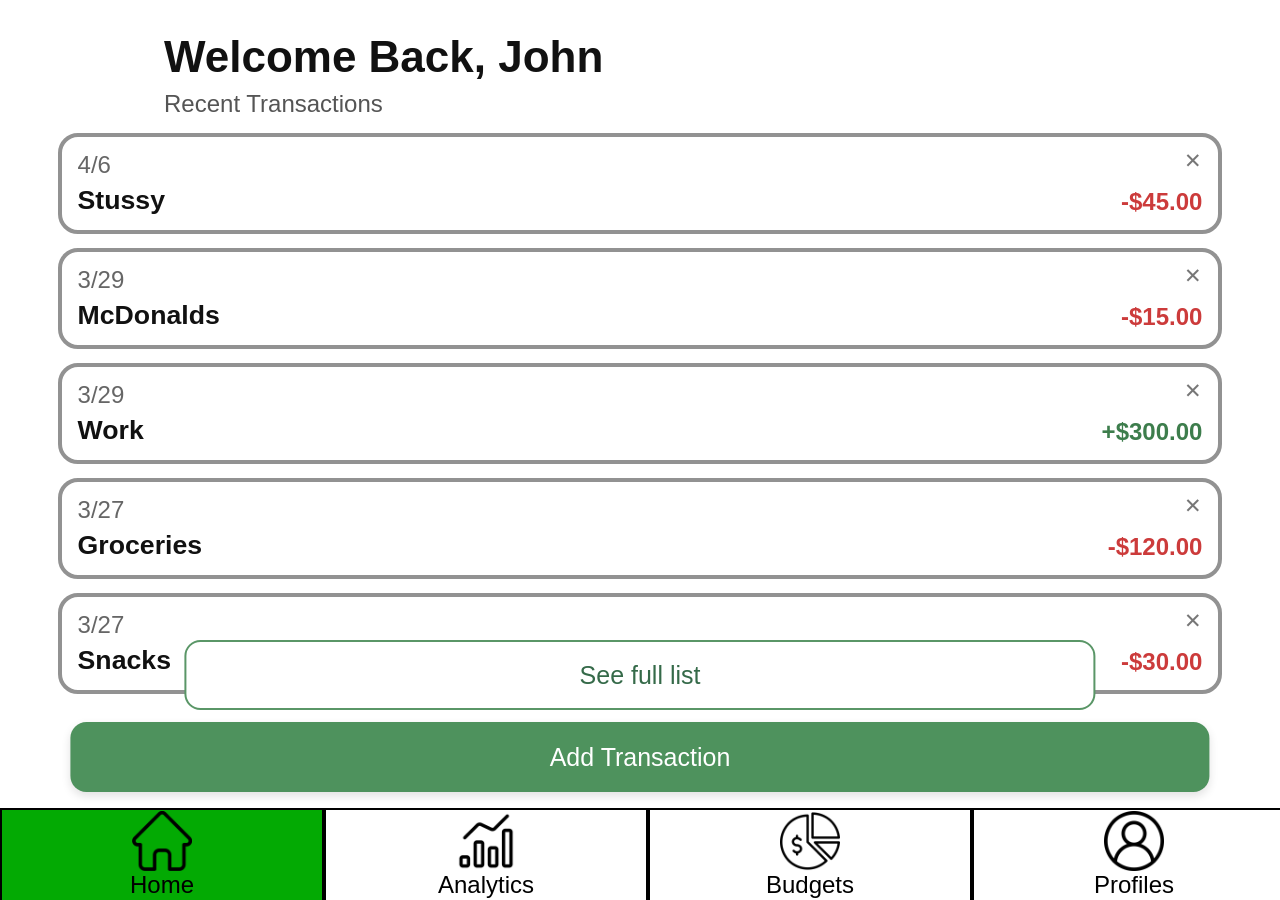
<file: index.html>
<!DOCTYPE html>
<html lang="en">
<head>
  <meta charset="UTF-8" />
  <meta name="viewport" content="width=device-width, initial-scale=1.0" />
  <title>TerpFinance</title>
  <link rel="stylesheet" href="css/home.css" />
</head>
<body id="home_background">

  <div class="home_page">
    <div class="welcome_message">
      <h1 id="welcome_back">Welcome Back, John</h1>
      <p id="recent_transaction">Recent Transactions</p>
    </div>

    <div class="transactions_section">
      <ul class="transactions_list" id="transactions_list"></ul>
    </div>

    <div class="home_action_buttons">
      <button id="open_full_list" type="button">See full list</button>

      <button class="add_transaction_btn" id="add_transaction_btn" type="button">
        Add Transaction
      </button>
    </div>
  </div>

  <dialog id="transaction_modal">
    <h2>Add Transaction</h2>
    <form id="transaction_form">
      <input type="text" id="name" placeholder="Name" required />
      <input
        type="number"
        id="amount"
        placeholder="Amount"
        required
        min="0.01"
        step="0.01"
      />

      <select id="type">
        <option value="expense">Expense</option>
        <option value="income">Income</option>
      </select>

      <select id="category">
        <option value="food">Food</option>
        <option value="transportation">Transportation</option>
        <option value="shopping">Shopping</option>
        <option value="entertainment">Entertainment</option>
        <option value="bills">Bills</option>
        <option value="health">Health</option>
        <option value="education">Education</option>
        <option value="other">Other</option>
      </select>

      <div class="modal_buttons">
        <button type="submit">Add</button>
        <button type="button" id="close_modal">Cancel</button>
      </div>
    </form>

    <div id="keyboardContainerHome" class="home-keyboard-container hidden">
      <img src="Icon-Images/keyboard.png" alt="On-screen keyboard" class="home-keyboard-image" />
    </div>
  </dialog>

  <dialog id="full_list">
    <h2>All Transactions</h2>
    <div id="all_transactions"></div>
    <button id="close_full_list" type="button">Close</button>
  </dialog>

  <dialog id="delete_confirm_modal">
    <h2>Are you sure you want to delete this transaction?</h2>

    <div class="modal_buttons">
      <button id="confirm_delete_btn" type="button">Delete</button>
      <button id="cancel_delete_btn" type="button">Cancel</button>
    </div>
  </dialog>

  <div class="navigation_bar">
    <ul class="menu_bar">
      <li>
        <a href="index.html" class="active">
          <img src="Icon-Images/home.png" alt="Home" class="icon">
          <p>Home</p>
        </a>
      </li>
      <li>
        <a href="analytics.html">
          <img src="Icon-Images/analytics.png" alt="Analytics" class="icon">
          <p>Analytics</p>
        </a>
      </li>
      <li>
        <a href="budget.html">
          <img src="Icon-Images/budget.png" alt="Budget" class="icon">
          <p>Budgets</p>
        </a>
      </li>
      <li>
        <a href="profile.html">
          <img src="Icon-Images/profile.png" alt="Profile" class="icon">
          <p>Profiles</p>
        </a>
      </li>
    </ul>
  </div>

  <script src="js/transactions.js"></script>
</body>
</html>
</file>
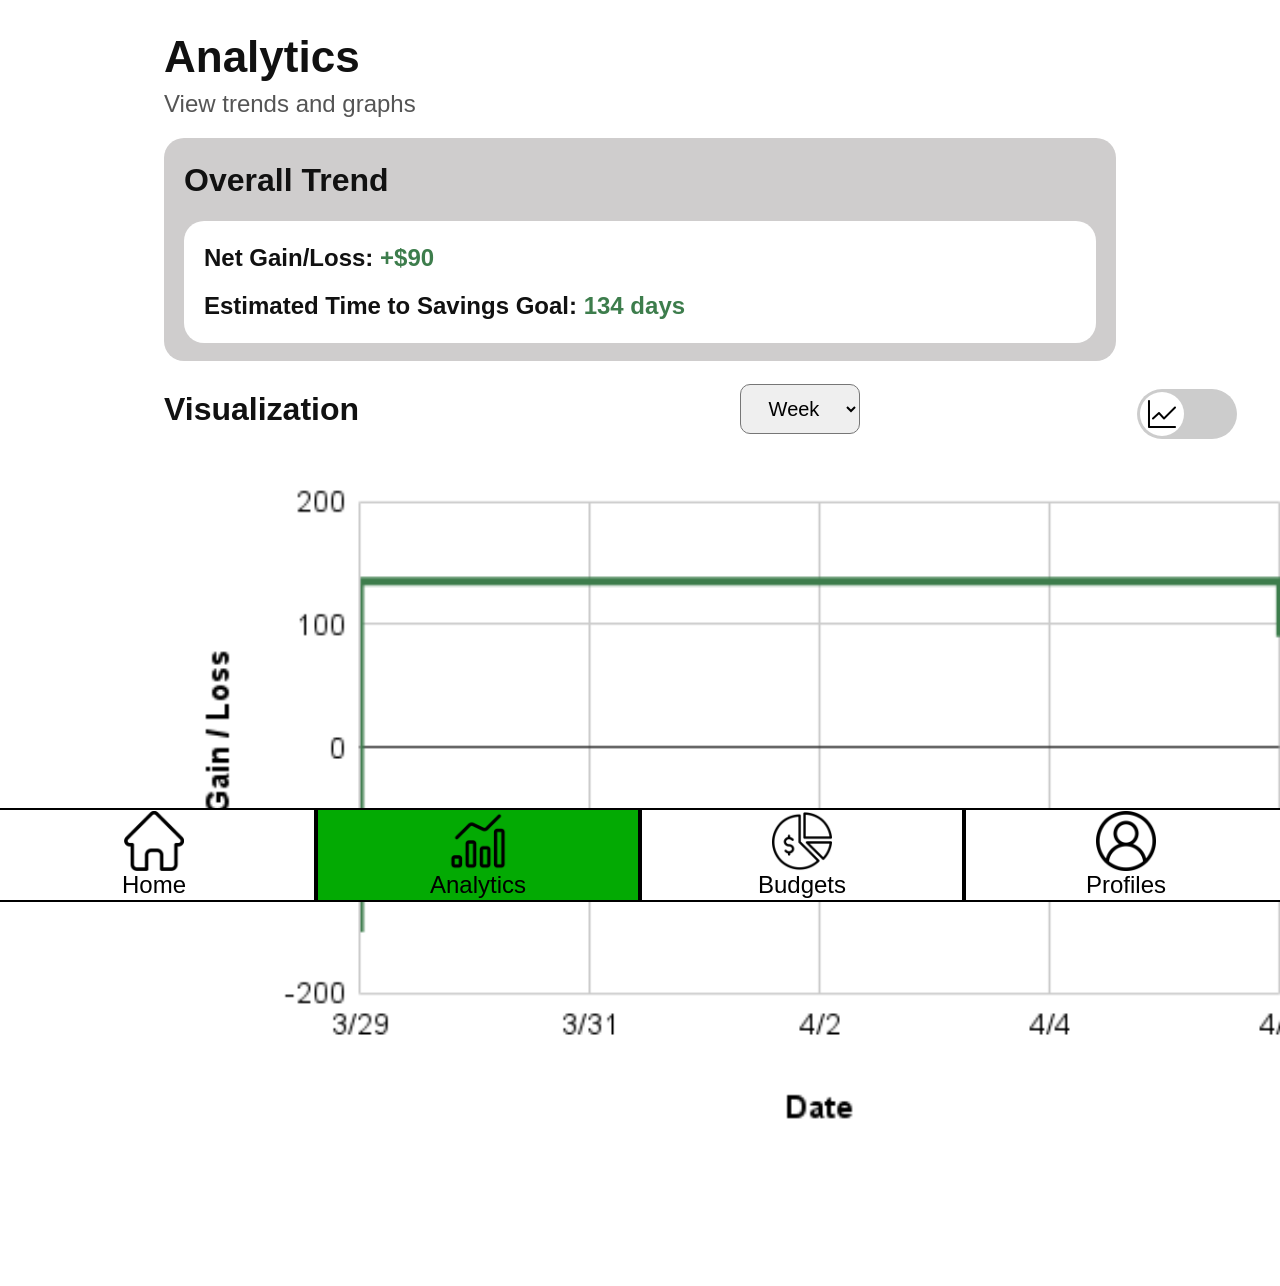
<file: analytics.html>
<!DOCTYPE html>
<html lang="en">
<head>
  <meta charset="UTF-8" />
  <meta name="viewport" content="width=device-width, initial-scale=1.0" />
  <title>TerpFinance</title>
  <link rel="stylesheet" href="css/styles.css" />
</head>

<body class="background">
    <main class="screen">
        <section class="page-header">
            <h1>Analytics</h1>
            <p>View trends and graphs</p>
        </section>

        <div class="overall_trend_dark_bg">
            <h1>Overall Trend</h1>
            <div class="overall_trend_light_bg">
                <h2>Net Gain/Loss: <span style="color: #3d7d4c">+$90</span></h2>
                <h2>Estimated Time to Savings Goal: <span style="color: #3d7d4c">134 days</span></h2>
            </div>
        </div>

        <h1 style="margin-top: 30px;">Visualization</h1>
        <div class="switch" id="iconSwitch">
            <div class="track"></div>
            <div class="thumb">
                <img class="icon-off" src="Icon-Images/line-graph-icon.png" alt="Off Icon">
                <img class="icon-on" src="Icon-Images/pie-chart-icon.png" alt="On Icon">
            </div>
        </div>
        <select id="graph_dropdown" name="options" onchange="allTimeView()">
            <option class="graph_dropdown_option">Week</option>
            <option class="graph_dropdown_option">Month</option>
            <option class="graph_dropdown_option">Year</option>
            <option class="graph_dropdown_option">All-Time</option>
        </select>
        <img id="graph_image" src="Icon-Images/line-graph-week.png"></img>
    </main>

    <div class="navigation_bar"> 
        <ul class="menu_bar">
            <li><a href="index.html"><img src="Icon-Images/home.png" alt="Home" class="icon"><p>Home</p></a></li>
            <li><a href="analytics.html" class="active"><img src="Icon-Images/analytics.png" alt="Analytics" class="icon"><p>Analytics</p></a></li>
            <li><a href="budget.html"><img src="Icon-Images/budget.png" alt="Budget" class="icon"><p>Budgets</p></a></li>
            <li><a href="profile.html"><img src="Icon-Images/profile.png" alt="Profile" class="icon"><p>Profiles</p></a></li>
        </ul>
    </div>
    <script src="js/main.js"></script>
</body>
</file>
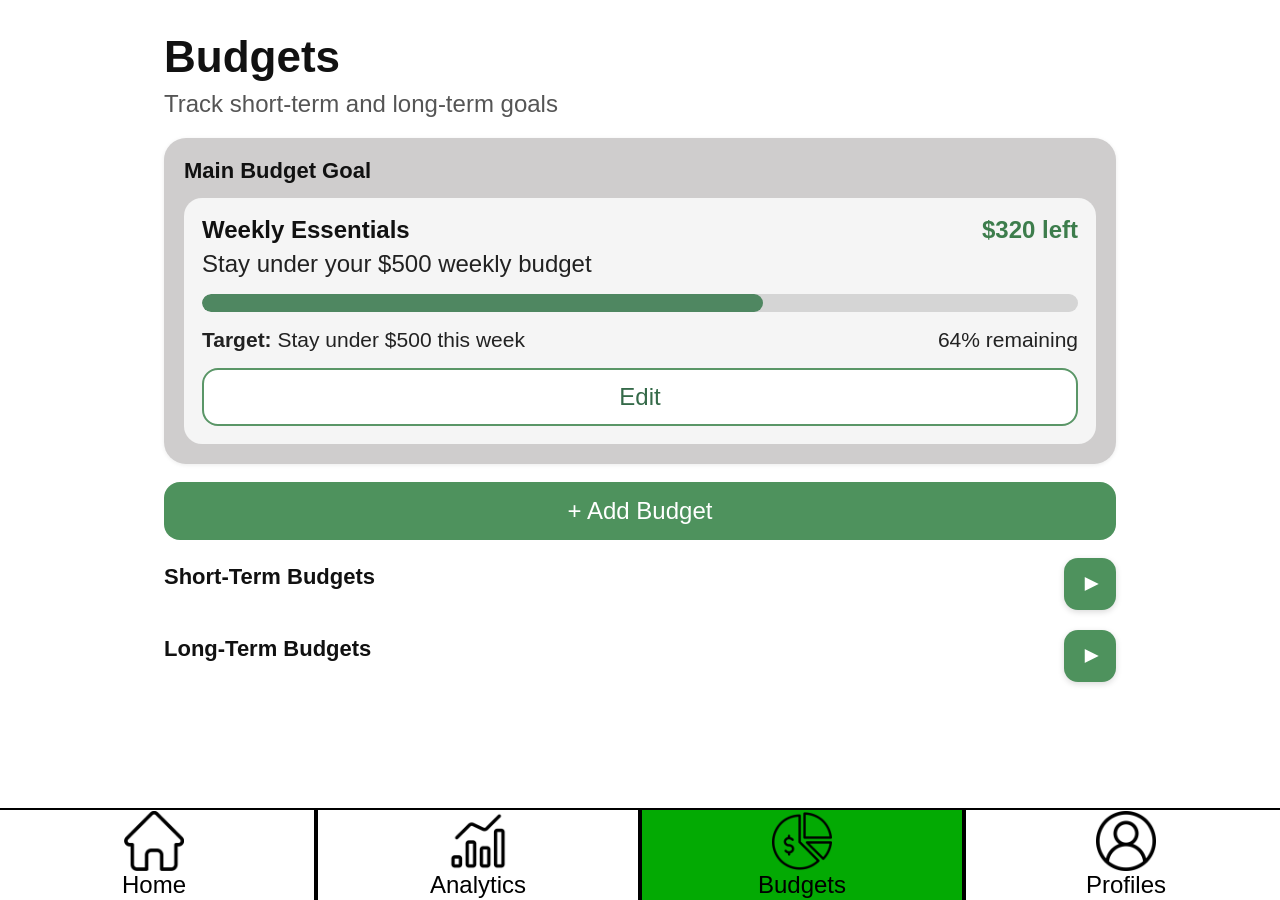
<file: budget.html>
<!DOCTYPE html>
<html lang="en">
<head>
  <meta charset="UTF-8" />
  <meta name="viewport" content="width=device-width, initial-scale=1.0" />
  <title>TerpFinance - Budgets</title>
  <link rel="stylesheet" href="css/styles.css" />
</head>
<body class="background">
  <main class="screen">
    <section class="page-header">
      <h1>Budgets</h1>
      <p>Track short-term and long-term goals</p>
    </section>

    <section class="card summary-card">
      <div class="section-title-row">
        <h2>Main Budget Goal</h2>
      </div>

      <div class="inner-card">
        <div class="budget-top">
          <div>
            <h3 id="mainBudgetName">Weekly Essentials</h3>
            <p class="muted" id="mainBudgetSubtitle">Stay under your $500 weekly budget</p>
          </div>
          <div class="money positive" id="mainBudgetRightText">$320 left</div>
        </div>

        <div class="progress-bar">
          <div id="mainBudgetProgressFill" class="progress-fill budget-green" style="width: 64%;"></div>
        </div>

        <div class="row between small-text">
          <span id="mainBudgetTargetText"><strong>Target:</strong> Stay under $500 this week</span>
          <span id="mainBudgetPercentText">64% remaining</span>
        </div>

        <div class="card-button-row">
          <button id="editMainBudgetBtn" class="secondary-btn" type="button">Edit</button>
        </div>
      </div>
    </section>

    <section class="action-row">
      <button id="openAddModalBtn" class="primary-btn" type="button">+ Add Budget</button>
    </section>

<section class="budget-section">
  <div class="section-title-row collapsible-header" data-target="shortTermBudgetList">
    <h2>Short-Term Budgets</h2>
    <button class="expand-toggle" type="button" aria-expanded="false" aria-label="Toggle short-term budgets">
      <span class="chevron rotated">&#9662;</span>
    </button>
  </div>
  <div id="shortTermBudgetList" class="hidden"></div>
</section>

<section class="budget-section">
  <div class="section-title-row collapsible-header" data-target="longTermBudgetList">
    <h2>Long-Term Budgets</h2>
    <button class="expand-toggle" type="button" aria-expanded="false" aria-label="Toggle long-term budgets">
      <span class="chevron rotated">&#9662;</span>
    </button>
  </div>
  <div id="longTermBudgetList" class="hidden"></div>
</section>
  </main>

  <div id="budgetModal" class="modal hidden">
    <div class="modal-content">
      <div class="modal-header">
        <h2 id="modalTitle">Add Budget</h2>
        <button id="closeModalBtn" class="icon-btn" type="button" aria-label="Close modal">&times;</button>
      </div>

      <form id="budgetForm">
        <label for="budgetType">Budget Type</label>
        <select id="budgetType" required>
          <option value="">Select one</option>
          <option value="short">Short-Term</option>
          <option value="long">Long-Term</option>
          <option value="main">Main Budget Goal</option>
        </select>

        <label for="budgetName">Budget Name</label>
        <input type="text" id="budgetName" placeholder="e.g. Groceries This Week" required />

        <label for="budgetCategory">Category</label>
        <input type="text" id="budgetCategory" placeholder="e.g. Food, Savings, Car" required />

        <label for="targetAmount">Target Amount ($)</label>
        <input type="number" id="targetAmount" min="0" placeholder="180" required />

        <label for="currentAmount">Current Amount ($)</label>
        <input type="number" id="currentAmount" min="0" placeholder="140" required />

        <div id="shortTermFields">
          <label for="endDate">End Date</label>
          <input type="text" id="endDate" placeholder="Apr 20" />
        </div>

        <div id="longTermFields" class="hidden">
          <label for="milestoneDate">Milestone Date</label>
          <input type="text" id="milestoneDate" placeholder="October 2027" />
        </div>

        <div id="mainBudgetFields" class="hidden">
          <label for="mainBudgetSubtitleInput">Subtitle / Goal Text</label>
          <input type="text" id="mainBudgetSubtitleInput" placeholder="Stay under your $500 weekly budget" />
        </div>

        <input type="hidden" id="editIndex" value="" />
        <input type="hidden" id="editingMainBudget" value="false" />

        <div class="modal-button-row">
          <button type="submit" class="primary-btn">Save Budget</button>
          <button type="button" id="cancelModalBtn" class="secondary-btn">Cancel</button>
        </div>
      </form>
      <div id="keyboardContainer" class="keyboard-container hidden">
      <img src="Icon-Images/keyboard.png" alt="On-screen keyboard" class="keyboard-image" />
    </div>
    </div>
  </div>

  <div class="navigation_bar"> 
      <ul class="menu_bar">
          <li><a href="index.html"><img src="Icon-Images/home.png" alt="Home" class="icon"><p>Home</p></a></li>
          <li><a href="analytics.html"><img src="Icon-Images/analytics.png" alt="Analytics" class="icon"><p>Analytics</p></a></li>
          <li><a href="budget.html" class="active"><img src="Icon-Images/budget.png" alt="Budget" class="icon"><p>Budgets</p></a></li>
          <li><a href="profile.html"><img src="Icon-Images/profile.png" alt="Profile" class="icon"><p>Profiles</p></a></li>
      </ul>
  </div>

  <script src="js/main.js"></script>
</body>
</html>
</file>
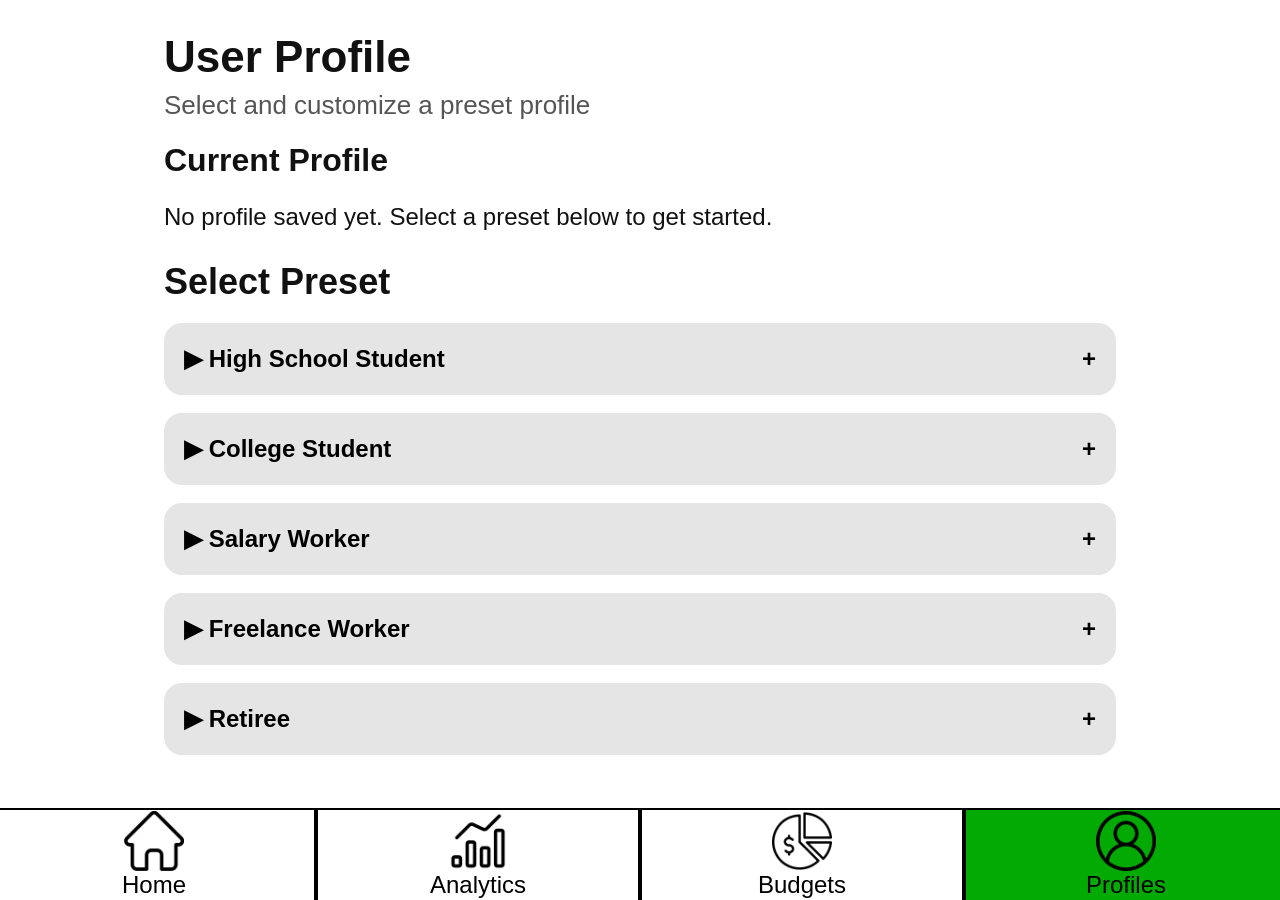
<file: profile.html>
<!DOCTYPE html>
<html lang="en">
<head>
  <meta charset="UTF-8" />
  <meta name="viewport" content="width=device-width, initial-scale=1.0" />
  <title>TerpFinance</title>
  <link rel="stylesheet" href="css/styles.css" />
</head>
<body class="background">
  <main class="screen">
    <section class="page-header">
      <h1>User Profile</h1>
      <p style="font-size: 26px;">Select and customize a preset profile</p>
    </section>
    <h1>Current Profile</h1>
    <div id="current_profile_display">
      <div id="profile-card-empty">
        <p style="font-size: 24px;">No profile saved yet. Select a preset below to get started.</p>
      </div>
      <div id="profile-card" style="display:none;">
        <p id="profile-card-type" style="font-size: 24px;"></p>
        <h2 id="profile-card-name"></h2>
        <ul id="profile-card-details" style="font-size: 24px;"></ul>
      </div>
    </div>
 
    <div class="profile-container">
 
    <h2>Select Preset</h2>
 
    <!-- HIGH SCHOOL STUDENT -->
    <div class="preset">
      <button class="preset-header" onclick="togglePreset(this)">
        ▶ High School Student <span>+</span>
      </button>
      <div class="preset-content">
 
        <label>Name:</label>
        <input type="text" id="hs-name" placeholder="e.g. John">
 
        <label>Allowance ($/week):</label>
        <input type="number" id="hs-allowance" placeholder="e.g. 20">
 
        <label>Part-Time Job:</label>
        <div class="radio-group">
          <label><input type="radio" name="hs-job" value="yes"> Yes</label>
          <label><input type="radio" name="hs-job" value="no"> No</label>
        </div>
 
        <label>If yes, Weekly Income:</label>
        <input type="number" id="hs-income" placeholder="e.g. 100">
 
        <label>Spending Money ($/week):</label>
        <input type="number" id="hs-spending" placeholder="e.g. 30">
 
        <label>Savings Goal:</label>
        <input type="number" id="hs-savings" placeholder="e.g. 500">
 
        <div class="save-profile">
          <button class="save-btn" onclick="saveHighSchoolProfile()">Save Profile</button>
        </div>
 
      </div>
    </div>
 
    <!-- COLLEGE STUDENT -->
    <div class="preset">
      <button class="preset-header" onclick="togglePreset(this)">
        ▶ College Student <span>+</span>
      </button>
      <div class="preset-content">
 
        <label>Name:</label>
        <input type="text" id="college-name" placeholder="e.g. Jane">
 
        <label>Housing:</label>
        <select id="college-housing">
          <option>Dorm</option>
          <option>Apartment</option>
          <option>Commute</option>
        </select>
 
        <label>Rent ($/month):</label>
        <input type="number" id="college-rent" placeholder="1500">
 
        <label>Dining Plan:</label>
        <div class="radio-group">
          <label><input type="radio" name="college-dining" value="yes"> Yes</label>
          <label><input type="radio" name="college-dining" value="no"> No</label>
        </div>
 
        <label>Groceries:</label>
        <div class="radio-group">
          <label><input type="radio" name="college-groceries" value="yes"> Yes</label>
          <label><input type="radio" name="college-groceries" value="no"> No</label>
        </div>
 
        <label>Groceries Budget ($/week):</label>
        <input type="number" id="college-groceries-budget" placeholder="90">
 
        <label>Part-Time Income ($/month):</label>
        <input type="number" id="college-income" placeholder="800">
 
        <div class="save-profile">
          <button class="save-btn" onclick="saveCollegeProfile()">Save Profile</button>
        </div>
 
      </div>
    </div>
 
    <!-- SALARY WORKER -->
    <div class="preset">
      <button class="preset-header" onclick="togglePreset(this)">
        ▶ Salary Worker <span>+</span>
      </button>
      <div class="preset-content">
 
        <label>Name:</label>
        <input type="text" id="salary-name" placeholder="e.g. Alex">
 
        <label>Monthly Salary ($):</label>
        <input type="number" id="salary-amount" placeholder="4000">
 
        <label>Rent/Mortgage ($/month):</label>
        <input type="number" id="salary-rent" placeholder="1500">
 
        <label>Utilities ($/month):</label>
        <input type="number" id="salary-utilities" placeholder="200">
 
        <label>Transportation ($/month):</label>
        <input type="number" id="salary-transport" placeholder="300">
 
        <label>Groceries ($/month):</label>
        <input type="number" id="salary-groceries" placeholder="400">
 
        <label>Savings Contribution ($/month):</label>
        <input type="number" id="salary-savings" placeholder="500">
 
        <div class="save-profile">
          <button class="save-btn" onclick="saveSalaryProfile()">Save Profile</button>
        </div>
 
      </div>
    </div>
 
    <!-- FREELANCE WORKER -->
    <div class="preset">
      <button class="preset-header" onclick="togglePreset(this)">
        ▶ Freelance Worker <span>+</span>
      </button>
      <div class="preset-content">
 
        <label>Name:</label>
        <input type="text" id="freelance-name" placeholder="e.g. Sam">
 
        <label>Average Weekly Income ($):</label>
        <input type="number" id="freelance-income" placeholder="1000">
 
        <label>Income Variability:</label>
        <select id="freelance-variability">
          <option>Low</option>
          <option>Medium</option>
          <option>High</option>
        </select>
 
        <label>Rent ($/month):</label>
        <input type="number" id="freelance-rent" placeholder="1200">
 
        <label>Utilities ($/month):</label>
        <input type="number" id="freelance-utilities" placeholder="200">
 
        <label>Emergency Fund Goal ($):</label>
        <input type="number" id="freelance-emergency" placeholder="5000">
 
        <label>Business Expenses ($/month):</label>
        <input type="number" id="freelance-business" placeholder="300">
 
        <div class="save-profile">
          <button class="save-btn" onclick="saveFreelanceProfile()">Save Profile</button>
        </div>
 
      </div>
    </div>
 
    <!-- RETIREE -->
    <div class="preset">
      <button class="preset-header" onclick="togglePreset(this)">
        ▶ Retiree <span>+</span>
      </button>
      <div class="preset-content">
 
        <label>Name:</label>
        <input type="text" id="retiree-name" placeholder="e.g. Carol">
 
        <label>Monthly Income (Pension/Social Security) ($):</label>
        <input type="number" id="retiree-income" placeholder="2500">
 
        <label>Housing Cost ($/month):</label>
        <input type="number" id="retiree-housing" placeholder="1000">
 
        <label>Healthcare ($/month):</label>
        <input type="number" id="retiree-healthcare" placeholder="300">
 
        <label>Groceries ($/month):</label>
        <input type="number" id="retiree-groceries" placeholder="300">
 
        <label>Leisure/Travel Budget ($/month):</label>
        <input type="number" id="retiree-leisure" placeholder="200">
 
        <label>Savings / Investments ($/month):</label>
        <input type="number" id="retiree-savings" placeholder="400">
 
        <div class="save-profile">
          <button class="save-btn" onclick="saveRetireeProfile()">Save Profile</button>
        </div>
 
      </div>
    </div>
 
    </div>
        <div id="keyboardContainerProfile" class="keyboard-container hidden">
      <img src="Icon-Images/keyboard.png" alt="On-screen keyboard" class="keyboard-image" />
    </div>
  </main>
 
  <div class="navigation_bar"> 
      <ul class="menu_bar">
          <li><a href="index.html"><img src="Icon-Images/home.png" alt="Home" class="icon"><p>Home</p></a></li>
          <li><a href="analytics.html"><img src="Icon-Images/analytics.png" alt="Analytics" class="icon"><p>Analytics</p></a></li>
          <li><a href="budget.html"><img src="Icon-Images/budget.png" alt="Budget" class="icon"><p>Budgets</p></a></li>
          <li><a href="profile.html" class="active"><img src="Icon-Images/profile.png" alt="Profile" class="icon"><p>Profiles</p></a></li>
      </ul>
  </div>
  <script src="js/main.js"></script>
</body>
</html>
</file>
<file: css/home.css>
* {
  box-sizing: border-box;
}

body {
  margin: 0;
  font-family: Arial;
  color: #111;
  background: white;
}

#home_background {
  height: 100vh;
  display: flex;
  flex-direction: column;
  align-items: center;
  overflow: hidden;
}

.home_page {
  width: 100vw;
  height: 100vh;
  display: flex;
  flex-direction: column;
  align-items: center;
}

.welcome_message {
  width: 100%;
  max-width: 1000px;
  margin: 0 auto;
  padding: 32px 24px 15px;
}

#welcome_back {
  margin: 0 0 8px;
  font-size: 44px;
}

#recent_transaction {
  margin: 0 0 0px;
  font-size: 24px;
  color: #555;
}

.transactions_section {
  width: 100vw;
  flex: 1;
  overflow-y: auto;
  display: flex;
  flex-direction: column;
  align-items: center;
  padding-bottom: 30vh;
}

.transactions_list {
  width: 100vw;
  display: flex;
  flex-direction: column;
  align-items: center;
  list-style: none;
  padding: 0;
  margin: 0;
}

.transaction_card {
  width: 91vw;
  background: white;
  border: 4px solid #929292;
  border-radius: 20px;
  margin-bottom: 14px;
  padding: 14px 16px;
  position: relative;
  display: grid;
  grid-template-columns: 1fr auto;
  grid-template-areas:
    "date delete"
    "name amount";
  align-items: start;
  row-gap: 6px;
}

.transaction_date {
  grid-area: date;
  font-size: 18pt;
  color: #666;
}

.transaction_name {
  grid-area: name;
  font-size: 20pt;
  font-weight: bold;
  margin: 0;
}

.transaction_amount {
  grid-area: amount;
  font-size: 18pt;
  font-weight: bold;
  text-align: right;
  align-self: end;
  min-width: 100px;
  margin: 0;
}

.transaction_green .transaction_amount {
  color: #3d7d4c;
}

.transaction_red .transaction_amount {
  color: #cc3b3b;
}

.delete_btn {
  grid-area: delete;
  justify-self: end;
  align-self: start;
  position: static;
  border: none;
  background: none;
  font-size: 16pt;
  color: #777;
  cursor: pointer;
  padding: 0;
  line-height: 1;
}

.delete_btn:hover {
  color: #111;
}

.home_action_buttons {
  position: fixed;
  left: 50%;
  bottom: 12vh;
  transform: translateX(-50%);
  width: 89vw;
  display: flex;
  flex-direction: column;
  gap: 12px;
  z-index: 950;
}

#open_full_list {
  width: 80%;
  min-height: 70px;
  padding: 12px;
  font-size: 25px;
  background: white;
  color: #356a49;
  border: 2px solid #5a9667;
  border-radius: 16px;
  cursor: pointer;
  align-self: center;
}

.add_transaction_btn {
  width: 100%;
  min-height: 70px;
  padding: 14px;
  background: #4e925d;
  color: white;
  border: none;
  border-radius: 16px;
  font-size: 25px;
  font-weight: 500;
  cursor: pointer;
  box-shadow: 0 4px 10px rgba(0,0,0,0.12);
}

.add_transaction_btn:hover {
  background: #457f51;
}

#transaction_modal,
#full_list,
#delete_confirm_modal {
  border: none;
  border-radius: 20px;
  padding: 16px;
  width: min(95vw, 550px);
  max-height: 80vh;
  overflow-y: auto;
  position: fixed;
  top: 8vh;
  left: 50%;
  transform: translateX(-50%);
  margin: 0;
}

#transaction_modal::backdrop,
#full_list::backdrop,
#delete_confirm_modal::backdrop {
  background-color: rgba(0, 0, 0, 0.5);
}

#transaction_modal h2 {
  font-size: 34px;
  margin: 0 0 14px;
}

#transaction_form {
  display: flex;
  flex-direction: column;
  gap: 10px;
  width: 100%;
}

#transaction_form input,
#transaction_form select {
  width: 100%;
  max-width: 100%;
  min-width: 0;
  box-sizing: border-box;
}

#transaction_form input {
  height: 60px;
  font-size: 22px;
  padding: 0 14px;
}

#transaction_form select {
  height: 54px;
  font-size: 20px;
  padding: 0 12px;
}

#transaction_form select option {
  font-size: 18px;
}

.home-keyboard-container {
  margin-top: 14px;
  display: flex;
  justify-content: center;
}

.home-keyboard-image {
  width: 100%;
  max-width: 500px;
  height: auto;
  display: block;
  border-radius: 14px;
  box-shadow: 0 3px 10px rgba(0, 0, 0, 0.18);
}

.modal_buttons {
  display: flex;
  gap: 10px;
  margin-top: 8px;
}

.modal_buttons button {
  flex: 1;
  padding: 14px;
  font-size: 20px;
  border: none;
  border-radius: 10px;
  cursor: pointer;
}

.modal_buttons button[type="submit"] {
  background-color: #4e925d;
  color: white;
}

.modal_buttons button[type="button"] {
  background-color: #dddddd;
  color: #111111;
}

#all_transactions {
  max-height: 50vh;
  overflow-y: auto;
  margin-bottom: 16px;
  font-size: 25px;
}

.full_transaction_item {
  display: flex;
  justify-content: space-between;
  align-items: center;
  gap: 12px;
  padding: 12px 0;
  border-bottom: 1px solid #dddddd;
}

.full_transaction_text {
  display: flex;
  flex-direction: column;
  gap: 4px;
}

.full_transaction_right {
  display: flex;
  align-items: center;
  gap: 10px;
}

.full_transaction_amount {
  font-size: 16pt;
  font-weight: bold;
  text-align: right;
  min-width: 90px;
}

.transaction_red .full_transaction_amount {
  color: #cc3b3b;
}

.transaction_green .full_transaction_amount {
  color: #3d7d4c;
}

.full_delete_btn {
  background: none;
  border: none;
  font-size: 16pt;
  color: #666666;
  cursor: pointer;
}

.full_delete_btn:hover {
  color: #000000;
}

#close_full_list {
  width: 100%;
  min-height: 60px;
  padding: 16px;
  font-size: 22px;
  font-weight: 600;
  border: none;
  border-radius: 14px;
  background: #4e925d;
  color: white;
  cursor: pointer;
}

#close_full_list:hover {
  background: #457f51;
}

.empty_state {
  width: 85vw;
  text-align: center;
  font-size: 18pt;
  color: #666666;
  padding: 20px 0;
}

.navigation_bar {
  height: 10vh;
  width: 100vw;
  display: flex;
  position: fixed;
  bottom: 0;
  left: 0;
  z-index: 900;
}

.menu_bar {
  width: 100%;
  height: 100%;
  display: flex;
  align-items: center;
  list-style: none;
  margin: 0;
  padding: 0;
  background-color: #ffffff;
}

.menu_bar li {
  border: 2px black solid;
}

.menu_bar li a {
  width: 25vw;
  height: 10vh;
  display: flex;
  flex-direction: column;
  justify-content: center;
  align-items: center;
  text-decoration: none;
}

.menu_bar li p {
  font-size: 18pt;
  margin: 0;
  color: #000000;
}

.menu_bar li a.active {
  background-color: rgb(3, 170, 3);
}

.icon {
  width: 60px;
  height: 60px;
}

.hidden {
  display: none !important;
}
</file>
<file: css/styles.css>
* {
  box-sizing: border-box;
}

body {
  margin: 0;
  font-family: Arial;
  color: #111;
  background: #f7f7f7;
}

#home_background {
  height: 100vh;
  margin: 0;
  text-align: left;
  display: flex;
  flex-direction: column;
  align-items: center;
}

.welcome_message {
  height: 10vh;
  width: 85vw;
  margin-bottom: 15px;
  font-size: 15pt;
  font-family: Arial;
}
  
.remaining_budget_bg {
  height: 20vh;
  width: 60vw;
  left: 20vw;
  flex-direction: column;
  display: flex;
  align-items: center;
  background-color: #ffffff;
  border-radius: 50px;
  box-shadow: 0 4px 8px 0 darkgreen;
  z-index: 1;
}

.remaining_budget {
  font-size: 57pt;
  font-family: Arial;
  color: darkgreen;
  margin: 0;
  margin-top: 3.75vh;
}

.remaining_time {
  font-size: 22pt;
  font-family: Arial;
  margin: 0;
  margin-top: 1vh;
}

.total_budget_bg {
  height: 5vh;
  width: 40vw;
  left: 30vw;
  flex-direction: column;
  display: flex;
  align-items: center;
  background-color: #ffffff;
  border-radius: 0 0 20px 20px;
  box-shadow: 0 4px 8px 0 darkgreen;
}

.total_budget {
  font-size: 18pt;
  font-family: Arial;
  margin: 0;
  margin-top: 1.3vh;
}

.recent_transactions_message {
  height: auto;
  width: 85vw;
  margin-top: 20px;
  font-size: 12pt;
  font-family: Arial;
}

.recent_transactions_bg {
  width: 100vw;
  height: auto;
  justify-content: center;
  align-items: center;
}

.recent_transactions_list {
  width: 100vw;
  display: flex;
  padding: 0;
  margin-top: 0;
  flex-direction: column;
  justify-content: center;
  align-items: center;
  list-style-type: none;
}

.transaction_red {
  padding: 1vh;
  font-size: 22pt;  
  font-family: Arial;
  color: red;
}

.transaction_green {
  padding: 1vh;
  font-size: 22pt;  
  font-family: Arial;
  color: #3d7d4c;
}

#open_full_list {
  all: unset;
  padding: 1vh;
  margin: 1vh;
  border: 1px black solid;
  border-radius: 5px;
  font-size: 22pt;  
  font-family: Arial;
  color: #000000;
}

#full_list::backdrop {
  background-color: rgba(0, 0, 0, 0.5);
}

.add_transaction_bg {
  height: 8vh;
  width: 60vw;
  left: 20vw;
  flex-direction: column;
  display: flex;
  align-items: center;
  background-color: darkgreen;
  border-radius: 20px;
}

.add_transaction {
  font-size: 22pt;
  font-family: Arial;
  color: #ffffff;
  margin: 0;
  margin-top: 2vh;
}

.navigation_bar {
  height: 10vh;
  width: 100vw;
  display: flex;
  position: fixed;
  margin: 0;
  bottom: 0;
  left: 0;
  z-index: 900;
}

.menu_bar {
  width: 100%;
  height: 100%;
  display: flex;
  justify-content: center;
  align-items: center;
  list-style-type: none;
  margin: 0;
  padding: 0;
  background-color: #ffffff;
}

.menu_bar li {
  margin: 0;
  padding: 0;
  border: 2px black solid;
}

.menu_bar li a {
  width: 25vw;
  height: 10vh;
  display: flex;
  flex-direction: column;
  justify-content: center;
  align-items: center;
  text-decoration: none;
  transition: background-color 0.2s ease;
}

.menu_bar li p {
  padding: 0;
  margin: 0;
  text-align: center;
  font-size: 18pt;
  color: #000000;
}

.menu_bar li a.hover {
  background-color: rgb(3, 170, 3);
}

.menu_bar li p.hover {
  background-color: rgb(3, 170, 3);
}

.menu_bar li a.active {
  background-color: rgb(3, 170, 3);
}

.menu_bar li p.active {
  background-color: rgb(3, 170, 3);
}

.background {
  background-color: white;
}

.icon {
  width: 60px;
  height: 60px;
}

.overall_trend_dark_bg {
  padding: 3px 20px 18px 20px;
  background-color: #cfcdcd;
  border-radius: 20px;
}

.overall_trend_light_bg {
  padding: 3px 20px;
  background-color: #ffffff;
  border-radius: 20px;
}

.switch {
  position: relative;
  width: 100px;
  height: 50px;
  cursor: pointer;
  left: 76vw;
  bottom: 6.7vh;
}

.track {
  width: 100%;
  height: 100%;
  background: #ccc;
  border-radius: 50px;
  transition: background 0.3s;
}

.thumb {
  position: absolute;
  width: 44px;
  height: 44px;
  top: 3px;
  left: 3px;
  border-radius: 50%;
  background: white;
  display: flex;
  justify-content: center;
  align-items: center;
  transition: left 0.3s;
  overflow: hidden;
}

.switch.on .thumb {
  left: 53px;
}

.thumb img {
  width: 32px;
  height: 32px;
  object-fit: contain;
  position: absolute;
  transition: opacity 0.3s;
}

.icon-on {
  opacity: 0;
}

.switch.on .icon-on {
  opacity: 1;
}

.switch.on .icon-off {
  opacity: 0;
}

#graph_dropdown {
  position: relative;
  width: 120px;
  height: 50px;
  font-size: 15pt;
  padding: 5px;
  text-align: center;
  left: 45vw;
  top: -115px;
  border-radius: 10px;
}

.graph_dropdown_option {
  font-size: 12pt;
  text-align: center;
}

#graph_image {
  width: 90vw;
  height: auto;
  margin-top: -100px;
}

/* Budget page styles */

.screen {
  width: 100%;
  max-width: 1000px;
  margin: 0 auto;
  padding: 32px 24px 120px;
}

.page-header h1 {
  margin: 0 0 8px;
  font-size: 44px;
}

.page-header p {
  margin: 0 0 20px;
  font-size: 24px;
  color: #555;
}

.card {
  background: #cfcdcd;
  border-radius: 22px;
  padding: 20px;
  margin-bottom: 18px;
  box-shadow: 0 1px 4px rgba(0, 0, 0, 0.08);
}

.summary-card h2,
.budget-section h2 {
  margin: 0 0 14px;
  font-size: 22px;
}

.inner-card {
  background: #f5f5f5;
  border-radius: 18px;
  padding: 18px;
}

.inner-card h3 {
  margin: 0 0 6px;
  font-size: 24px;
}

.muted {
  margin: 0;
  color: #222222;
  font-size: 24px;
}

.row {
  display: flex;
}

.between {
  justify-content: space-between;
}

.start {
  align-items: flex-start;
}

.small-text {
  font-size: 21px;
  color: #222222;
}

.money {
  font-weight: 700;
  font-size: 24px;
}

.positive {
  color: #3d7d4c;
}

.warning {
  color: #b38315;
}

.danger {
  color: #cc3b3b;
}

.progress-bar {
  width: 100%;
  height: 18px;
  background: #d5d5d5;
  border-radius: 999px;
  overflow: hidden;
  margin: 16px 0 16px;
}

.progress-fill {
  height: 100%;
  border-radius: 999px;
}

.budget-green {
  background: #4f8761;
}

.budget-yellow {
  background: #d6a834;
}

.budget-red {
  background: #d14a4a;
}

.action-row {
  display: flex;
  gap: 16px;
  margin-bottom: 18px;
}

.primary-btn,
.secondary-btn,
.icon-btn {
  border: none;
  cursor: pointer;
  font-size: 24px;
}

.primary-btn {
  flex: 1;
  background: #4e925d;
  color: white;
  padding: 15px 18px;
  border-radius: 16px;
}

.secondary-btn {
  flex: 1;
  background: white;
  color: #356a49;
  border: 2px solid #5a9667;
  padding: 13px 18px;
  border-radius: 16px;
}

.budget-section {
  margin-bottom: 20px;
}

.section-title-row {
  margin-bottom: 10px;
}

.collapsible-header {
  display: flex;
  justify-content: space-between;
  align-items: center;
  cursor: pointer;
}

.expand-toggle {
  background: #4e925d;
  border: none;
  cursor: pointer;
  padding: 10px 14px;
  display: flex;
  align-items: center;
  justify-content: center;
  border-radius: 14px;
  min-width: 52px;
  min-height: 52px;
  box-shadow: 0 2px 6px rgba(0, 0, 0, 0.15);
}

.expand-toggle .chevron {
  font-size: 28px;
  color: white;
  line-height: 1;
  transition: transform 0.25s ease;
}

.expand-toggle .chevron.rotated {
  transform: rotate(-90deg);
}

.expand-toggle:hover {
  background: #3f7f4d;
}

.budget-card {
  background: #ffffff;
  border: 5px solid #929292;
  border-radius: 20px;
  padding: 18px;
  margin-bottom: 14px;
  box-shadow: 0 1px 3px rgba(0, 0, 0, 0.07);
}

.budget-top {
  display: flex;
  justify-content: space-between;
  align-items: flex-start;
  gap: 14px;
}

.budget-card h3 {
  margin: 0 0 8px;
  font-size: 24px;
}

.budget-meta {
  font-size: 23px;
  margin-bottom: 6px;
}

.status-text {
  font-size: 20px;
  font-weight: 700;
  margin-top: 10px;
}

.status-good {
  color: #3d7d4c;
}

.status-warning {
  color: #b38315;
}

.status-danger {
  color: #cc3b3b;
}

.card-button-row {
  display: flex;
  gap: 14px;
  margin-top: 16px;
}

.modal {
  position: fixed;
  inset: 0;
  background: rgba(0, 0, 0, 0.42);
  display: flex;
  justify-content: center;
  align-items: center;
  padding: 18px;
  z-index: 1000;
}

.modal-content {
  width: min(92vw, 560px);
  max-height: 88vh;
  overflow-y: auto;
  background: white;
  border-radius: 24px;
  padding: 22px 26px 26px;
}

.modal-header {
  display: flex;
  justify-content: space-between;
  align-items: center;
  margin-bottom: 12px;
}

.modal-header h2 {
  margin: 0;
  font-size: 30px;
}

.icon-btn {
  background: transparent;
  font-size: 28px;
  line-height: 1;
  color: #111;
}

.modal-content form {
  display: flex;
  flex-direction: column;
  gap: 10px;
}

.modal-content label {
  font-size: 18px;
  font-weight: 700;
  margin-top: 4px;
}

.modal-content input,
.modal-content select {
  width: 100%;
  padding: 14px 16px;
  border: 1px solid #bdbdbd;
  border-radius: 14px;
  font-size: 18px;
  background: white;
}

.modal-button-row {
  display: flex;
  gap: 16px;
  margin-top: 20px;
}

.keyboard-container {
  margin-top: 16px;
  display: flex;
  justify-content: center;
  position: sticky;
  bottom: 0;
  background: white;
  padding-top: 10px;
}

.keyboard-image {
  width: 100%;
  max-width: 500px;
  height: auto;
  border-radius: 16px;
  box-shadow: 0 3px 10px rgba(0, 0, 0, 0.18);
}

.hidden,
.modal.hidden {
  display: none !important;
}

.profile-container h2 {
  font-size: 36px;
  margin-bottom: 20px;
}

.preset {
  background: #e5e5e5;
  border-radius: 18px;
  margin-bottom: 18px;
  overflow: hidden;
}

.preset-header {
  width: 100%;
  padding: 22px 20px;
  font-size: 24px;
  font-weight: 700;
  background: none;
  border: none;
  text-align: left;
  cursor: pointer;
  display: flex;
  justify-content: space-between;
  align-items: center;
}

.preset-header:hover {
  background: #d4d4d4;
}

.preset-content {
  display: none;
  padding: 18px 16px 22px;
  background: #f9f9f9;
  font-size: 22px;
}

.preset-content label {
  display: block;
  font-size: 22px;
  font-weight: 700;
  margin: 10px 0 8px;
}

.preset-content input,
.preset-content select {
  width: 100%;
  padding: 16px 14px;
  margin: 6px 0 16px;
  border-radius: 10px;
  border: 1px solid #ccc;
  font-size: 21px;
}

.preset-content input::placeholder {
  font-size: 20px;
}

.radio-group {
  display: flex;
  gap: 28px;
  margin-bottom: 16px;
  flex-wrap: wrap;
}

.radio-group label {
  display: flex;
  align-items: center;
  gap: 8px;
  font-size: 21px;
  font-weight: 500;
}

.radio-group input[type="radio"] {
  transform: scale(1.5);
  margin: 0 4px 0 0;
}

.custom-profile {
  margin-top: 20px;
  text-align: center;
}

.custom-btn {
  background: #ddd;
  padding: 15px;
  border-radius: 12px;
  border: none;
  cursor: pointer;
  font-size: 20px;
}

.save-profile {
  display: flex;
  align-items: center;
  justify-content: center;
}

.save-btn {
  margin-top: 14px;
  background: darkgreen;
  color: white;
  padding: 14px 22px;
  border-radius: 12px;
  border: none;
  cursor: pointer;
  font-size: 22px;
  font-weight: 700;
}

.hidden {
  display: none;
}
#keyboardContainerProfile {
  position: fixed;
  left: 50%;
  bottom: 10vh;
  transform: translateX(-50%);
  width: min(92vw, 520px);
  display: flex;
  justify-content: center;
  background: white;
  padding: 8px 8px 0;
  border-radius: 18px 18px 0 0;
  box-shadow: 0 -2px 10px rgba(0, 0, 0, 0.18);
  z-index: 950;
}

#keyboardContainerProfile .keyboard-image {
  width: 100%;
  max-width: 500px;
  height: auto;
  display: block;
  border-radius: 14px 14px 0 0;
}
</file>
